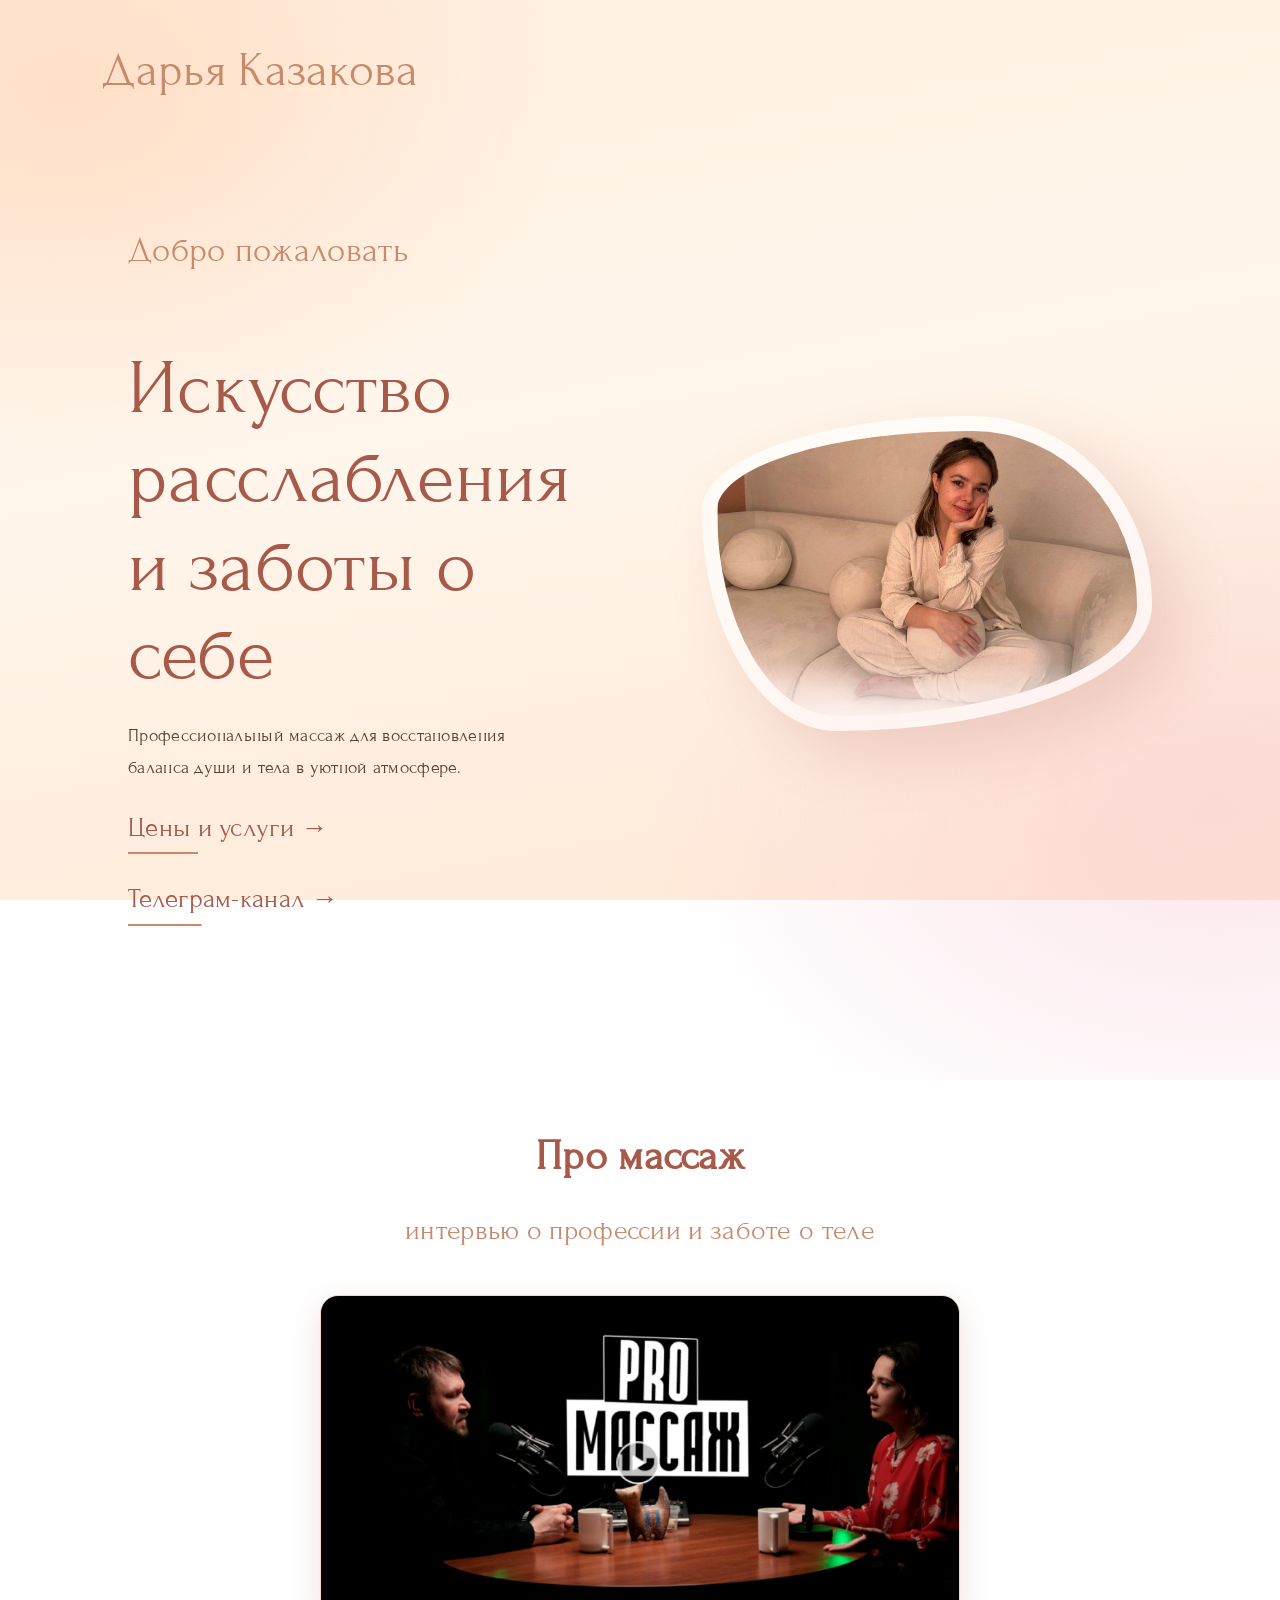
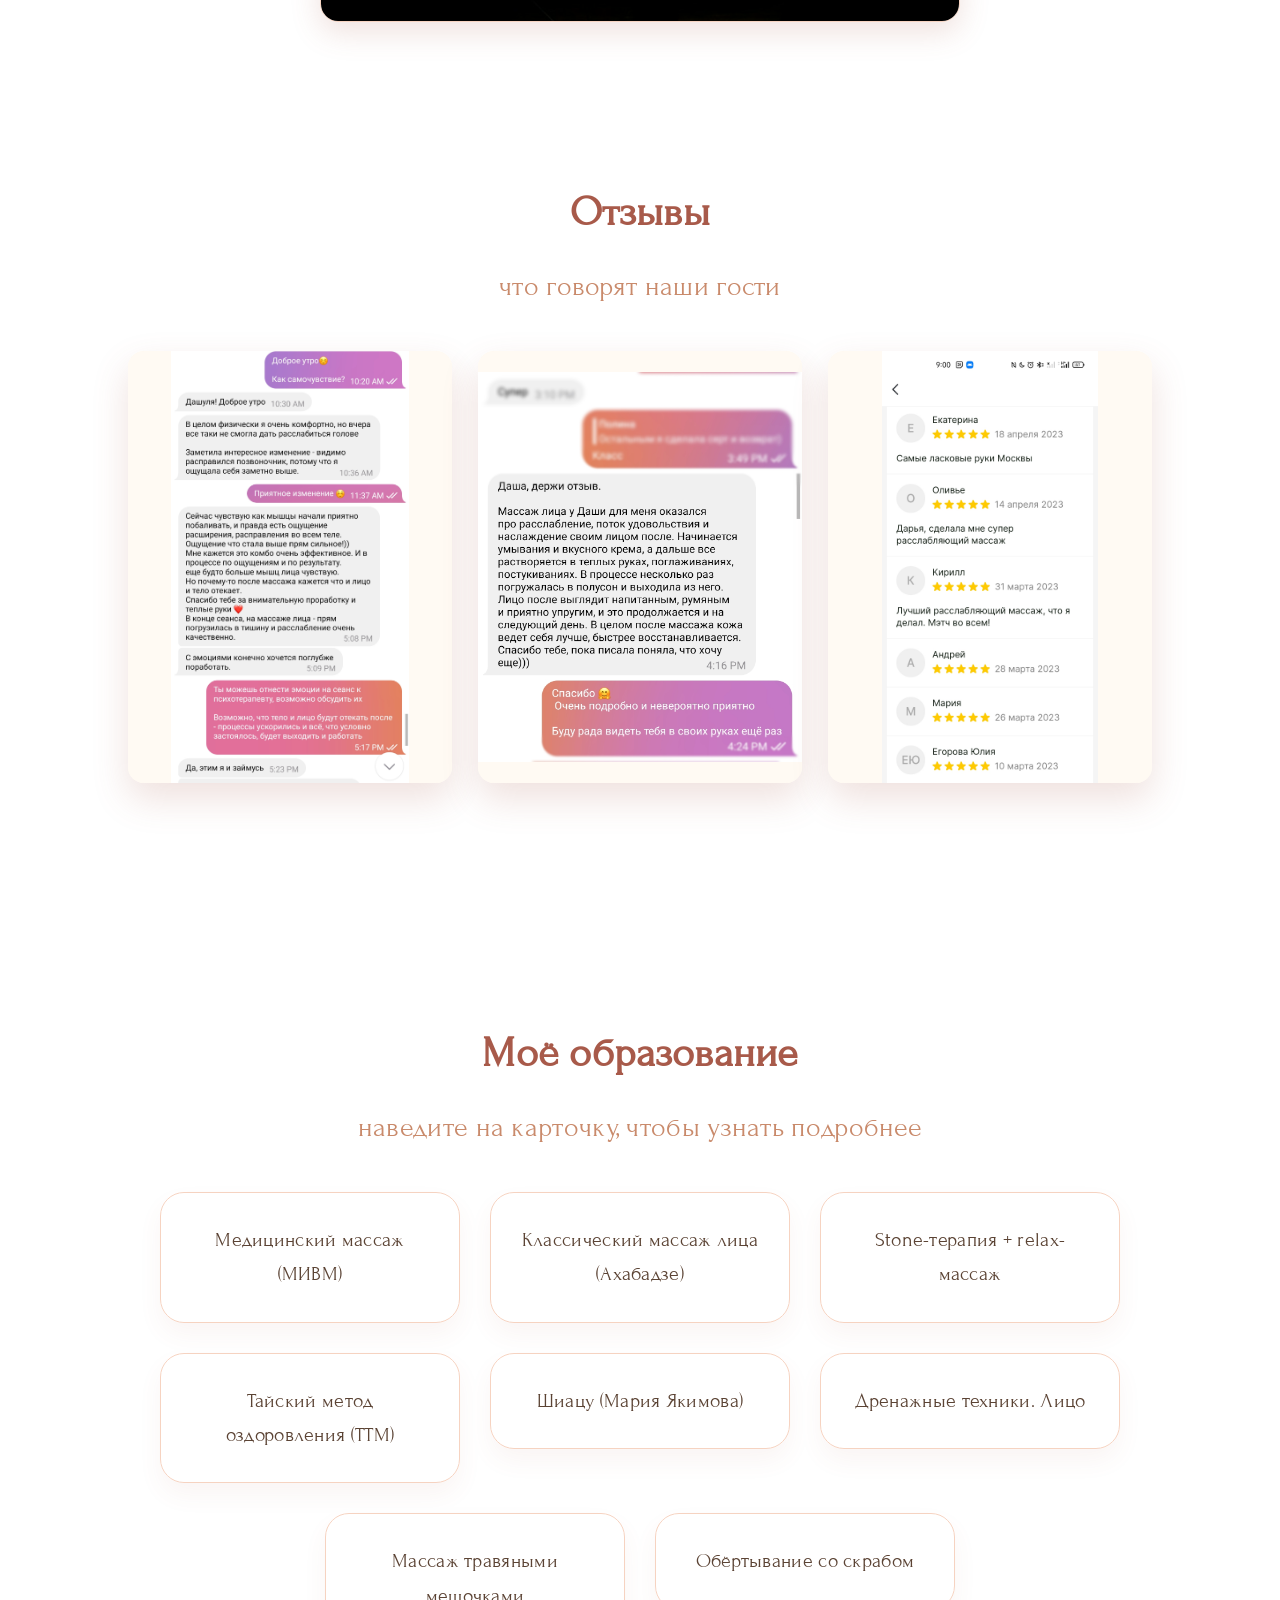
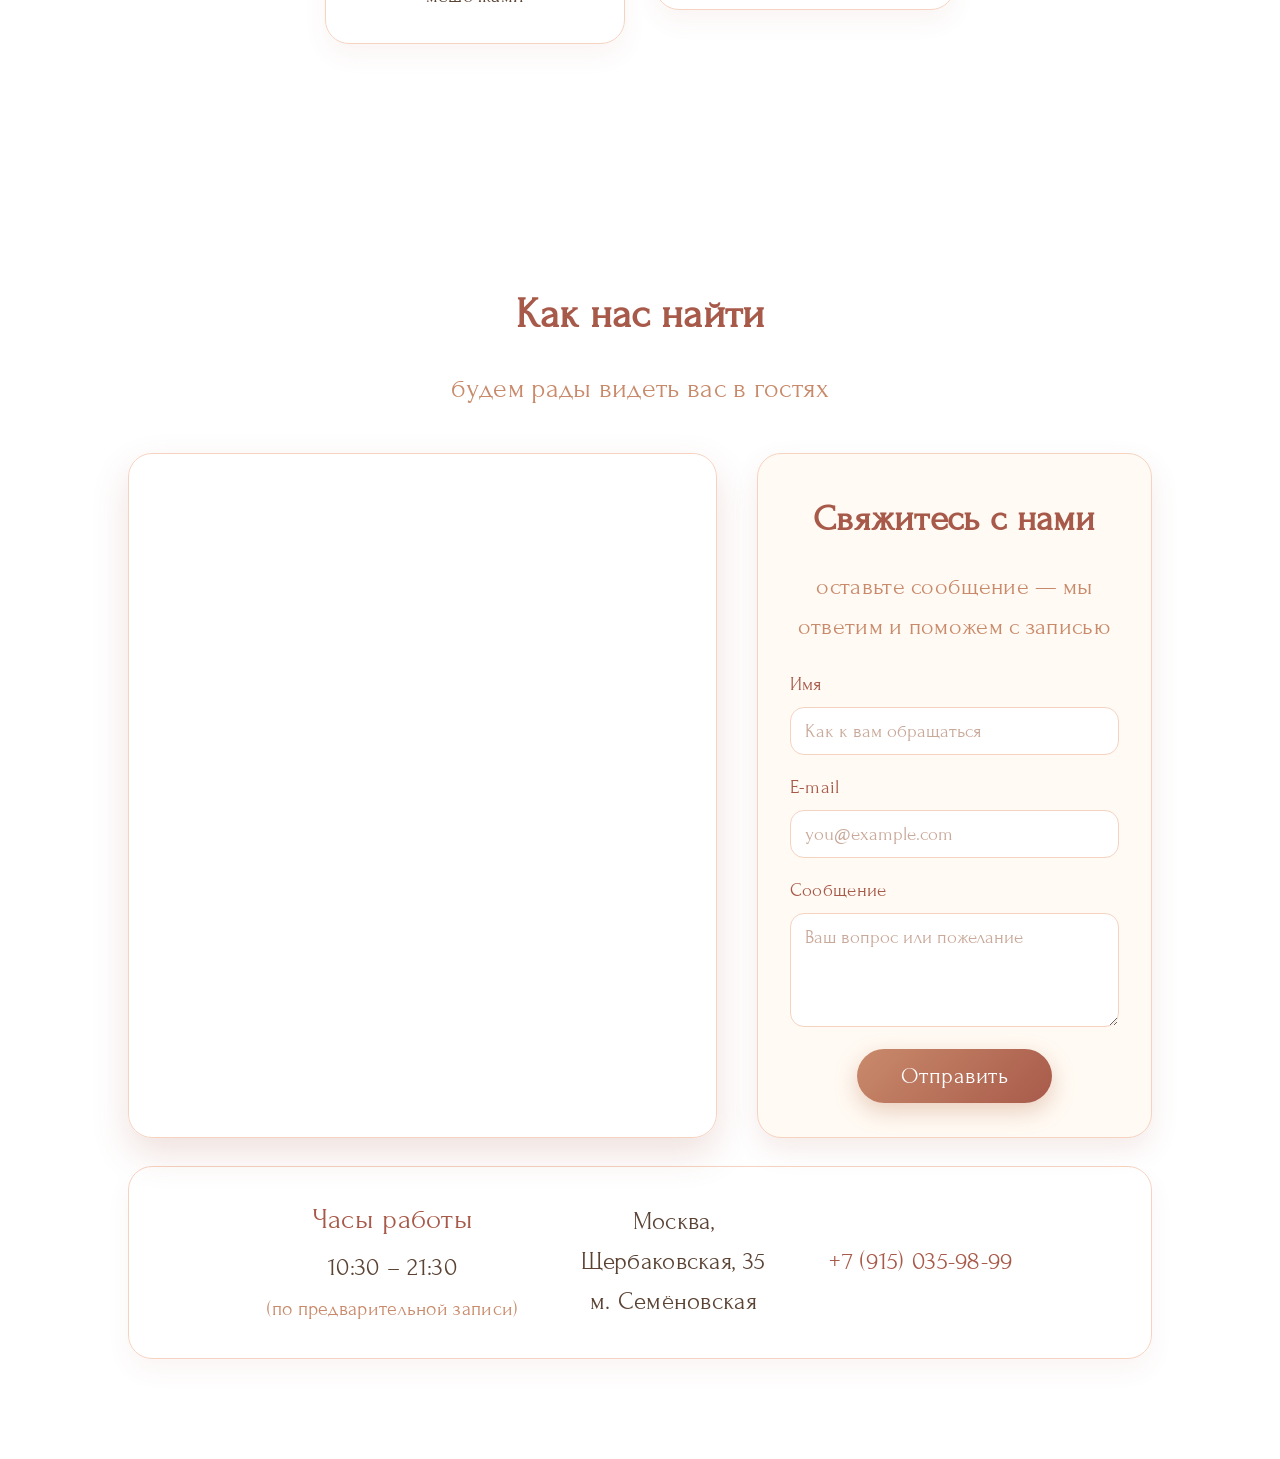
<file: index.html>
<!DOCTYPE html>
<html lang="ru">
<head>
    <meta charset="UTF-8">
    <meta name="viewport" content="width=device-width, initial-scale=1.0">
    <title>Дарья Казакова | Расслабляющий массаж</title>
    <link rel="preconnect" href="https://fonts.googleapis.com">
    <link rel="preconnect" href="https://fonts.gstatic.com" crossorigin>
    <link href="https://fonts.googleapis.com/css2?family=Forum&display=swap" rel="stylesheet">
    <link rel="stylesheet" href="style.css">
</head>
<body>
    <!-- Decorative flower layer (purely visual, sits behind content) -->
    <div class="flowers" aria-hidden="true">
        <svg xmlns="http://www.w3.org/2000/svg" style="display:none">
            <symbol id="flower" viewBox="0 0 80 80">
                <g fill="none" stroke="currentColor" stroke-width="4.5" stroke-linecap="round" stroke-linejoin="round">
                    <path d="M40,42 C21,33 17,10 30,7 C42,4 44,24 40,42 Z"/>
                    <path d="M40,42 C21,33 17,10 30,7 C42,4 44,24 40,42 Z" transform="rotate(72 40 40)"/>
                    <path d="M40,42 C21,33 17,10 30,7 C42,4 44,24 40,42 Z" transform="rotate(144 40 40)"/>
                    <path d="M40,42 C21,33 17,10 30,7 C42,4 44,24 40,42 Z" transform="rotate(216 40 40)"/>
                    <path d="M40,42 C21,33 17,10 30,7 C42,4 44,24 40,42 Z" transform="rotate(288 40 40)"/>
                    <circle cx="40" cy="40" r="3.5"/>
                </g>
            </symbol>
        </svg>

        <svg class="flower f1"><use href="#flower"/></svg>
        <svg class="flower f2"><use href="#flower"/></svg>
        <svg class="flower f3"><use href="#flower"/></svg>
        <svg class="flower f4"><use href="#flower"/></svg>
        <svg class="flower f5"><use href="#flower"/></svg>
        <svg class="flower f6"><use href="#flower"/></svg>
        <svg class="flower f7"><use href="#flower"/></svg>
        <svg class="flower f8"><use href="#flower"/></svg>
        <svg class="flower f9"><use href="#flower"/></svg>
        <svg class="flower f10"><use href="#flower"/></svg>
        <svg class="flower f11"><use href="#flower"/></svg>
        <svg class="flower f12"><use href="#flower"/></svg>
        <svg class="flower f13"><use href="#flower"/></svg>
        <svg class="flower f14"><use href="#flower"/></svg>
        <svg class="flower f15"><use href="#flower"/></svg>
        <svg class="flower f16"><use href="#flower"/></svg>
        <svg class="flower f17"><use href="#flower"/></svg>
        <svg class="flower f18"><use href="#flower"/></svg>
    </div>

    <header>
        <nav>
            <div class="logo cursive">Дарья Казакова</div>
        </nav>
    </header>

    <section class="hero">
        <div class="hero-content">
            <span class="subtitle cursive">Добро пожаловать</span>
            <h1 class="handwritten-title">
                <span class="line"><span class="word">Искусство</span> <span class="word">расслабления</span></span>
                <span class="line"><span class="word">и</span> <span class="word">заботы</span> <span class="word">о</span> <span class="word">себе</span></span>
            </h1>
            <p>Профессиональный массаж для восстановления <br>баланса души и тела в уютной атмосфере.</p>
            <a href="pricing.html" class="tg-link">Цены и услуги&nbsp;&rarr;</a>
            <a href="https://t.me/riarbert" class="tg-link"
               target="_blank" rel="noopener">Телеграм-канал&nbsp;&rarr;</a>
        </div>
        <div class="hero-image">
            <img src="img/dasha.jpg" alt="Дарья Казакова">
        </div>
    </section>

    <section class="promassage">
        <h2 class="serif">Про массаж</h2>
        <p class="hint cursive">интервью о профессии и заботе о теле</p>
        <a class="promassage-card" href="https://m.vk.com/wall-227406116_25"
           target="_blank" rel="noopener"
           aria-label="Смотреть видео «Про массаж» во ВКонтакте">
            <img src="img/vk_podcast.png" alt="Про массаж — видео">
        </a>
    </section>

    <section class="reviews">
        <h2 class="serif">Отзывы</h2>
        <p class="hint cursive">что говорят наши гости</p>

        <!-- Three reviews shown at once; script.js cross-fades one slot
             to the next review every few seconds. data-total tells the
             script how many img/reviewN.jpg files exist. -->
        <div class="reviews-row" data-total="12">
            <div class="review-slot"><img src="img/review1.jpg" alt="Отзыв"></div>
            <div class="review-slot"><img src="img/review2.jpg" alt="Отзыв"></div>
            <div class="review-slot"><img src="img/review3.jpg" alt="Отзыв"></div>
        </div>
    </section>

    <section class="education">
        <h2 class="serif">Моё образование</h2>
        <p class="hint cursive">наведите на карточку, чтобы узнать подробнее</p>
        <div class="grid">
            <div class="edu-item" tabindex="0">
                <span class="edu-title">Медицинский массаж (МИВМ)</span>
                <p class="edu-desc">Глубокая работа с мышцами и суставами: помогает восстановиться после травм, снять хроническое напряжение и улучшить осанку.</p>
            </div>
            <div class="edu-item" tabindex="0">
                <span class="edu-title">Классический массаж лица (Ахабадзе)</span>
                <p class="edu-desc">Щадящая авторская техника для тонуса кожи и естественного лифтинга — лицо выглядит отдохнувшим и ухоженным.</p>
            </div>
            <div class="edu-item" tabindex="0">
                <span class="edu-title">Stone-терапия + relax-массаж</span>
                <p class="edu-desc">Тёплые базальтовые камни и мягкие поглаживания расслабляют тело, снимают усталость и успокаивают нервную систему.</p>
            </div>
            <div class="edu-item" tabindex="0">
                <span class="edu-title">Тайский метод оздоровления (ТТМ)</span>
                <p class="edu-desc">Древняя традиция с плавными растяжками и точечным давлением: возвращает гибкость, снимает зажимы и наполняет энергией.</p>
            </div>
            <div class="edu-item" tabindex="0">
                <span class="edu-title">Шиацу (Мария Якимова)</span>
                <p class="edu-desc">Японская техника точечного надавливания помогает восстановить энергетический баланс и справиться с хронической усталостью.</p>
            </div>
            <div class="edu-item" tabindex="0">
                <span class="edu-title">Дренажные техники. Лицо</span>
                <p class="edu-desc">Лимфодренажный массаж выводит лишнюю жидкость, уменьшает отёки и возвращает коже свежесть и ровный тон.</p>
            </div>
            <div class="edu-item" tabindex="0">
                <span class="edu-title">Массаж травяными мешочками</span>
                <p class="edu-desc">Тёплые мешочки с целебными травами прогревают тело и снимают напряжение: уходят боль и усталость, приходят глубокое расслабление и спокойный сон.</p>
            </div>
            <div class="edu-item" tabindex="0">
                <span class="edu-title">Обёртывание со скрабом</span>
                <p class="edu-desc">Скраб бережно обновляет кожу и улучшает микроциркуляцию, а тёплое обёртывание питает её и выводит лишнюю жидкость — кожа становится гладкой и подтянутой.</p>
            </div>
        </div>
    </section>

    <section class="location">
        <h2 class="serif">Как нас найти</h2>
        <p class="hint cursive">будем рады видеть вас в гостях</p>

        <div class="location-row">
            <div class="location-map">
                <iframe
                    src="https://yandex.ru/map-widget/v1/?ll=37.72935%2C55.78294&z=16&pt=37.72935,55.78294,pm2rdm"
                    title="Карта: Москва, Щербаковская, 35"
                    loading="lazy"
                    allowfullscreen></iframe>
            </div>

            <!-- Contact form (FormSubmit forwards submissions to dkazakova334@gmail.com).
                 Note: on the first real submission FormSubmit e-mails that address a
                 one-time link that must be clicked to activate forwarding. -->
            <form class="contact-form" action="https://formsubmit.co/dkazakova334@gmail.com" method="POST">
                <h3 class="serif contact-title">Свяжитесь с нами</h3>
                <p class="contact-intro cursive">оставьте сообщение — мы ответим и поможем с записью</p>

                <!-- FormSubmit configuration -->
                <input type="hidden" name="_subject" value="Новое сообщение с сайта riarbert-massage.com">
                <input type="hidden" name="_captcha" value="false">
                <input type="hidden" name="_template" value="table">
                <input type="hidden" name="_next" value="https://riarbert-massage.com/index.html">
                <!-- Honeypot: hidden from users, catches spam bots -->
                <input type="text" name="_honey" class="contact-honey" tabindex="-1" autocomplete="off" aria-hidden="true">

                <label class="contact-field">
                    <span class="contact-label">Имя</span>
                    <input type="text" name="Имя" required autocomplete="name" placeholder="Как к вам обращаться">
                </label>
                <label class="contact-field">
                    <span class="contact-label">E-mail</span>
                    <input type="email" name="E-mail" required autocomplete="email" placeholder="you@example.com">
                </label>
                <label class="contact-field">
                    <span class="contact-label">Сообщение</span>
                    <textarea name="Сообщение" rows="4" required placeholder="Ваш вопрос или пожелание"></textarea>
                </label>
                <div class="contact-submit-wrap">
                    <button type="submit" class="contact-submit">Отправить</button>
                    <span class="contact-bubble" role="status" aria-live="polite"></span>
                </div>
            </form>
        </div>

        <div class="location-info">
            <p class="location-hours">
                <span class="location-label">Часы работы</span>
                10:30&nbsp;&ndash;&nbsp;21:30<br>
                <span class="location-note">(по предварительной записи)</span>
            </p>
            <p class="location-address">
                Москва,<br>
                Щербаковская, 35<br>
                м.&nbsp;Семёновская
            </p>
            <p class="location-phone">
                <a href="tel:+79150359899">+7&nbsp;(915)&nbsp;035-98-99</a>
            </p>
        </div>
    </section>

    <script src="script.js"></script>
</body>
</html>
</file>
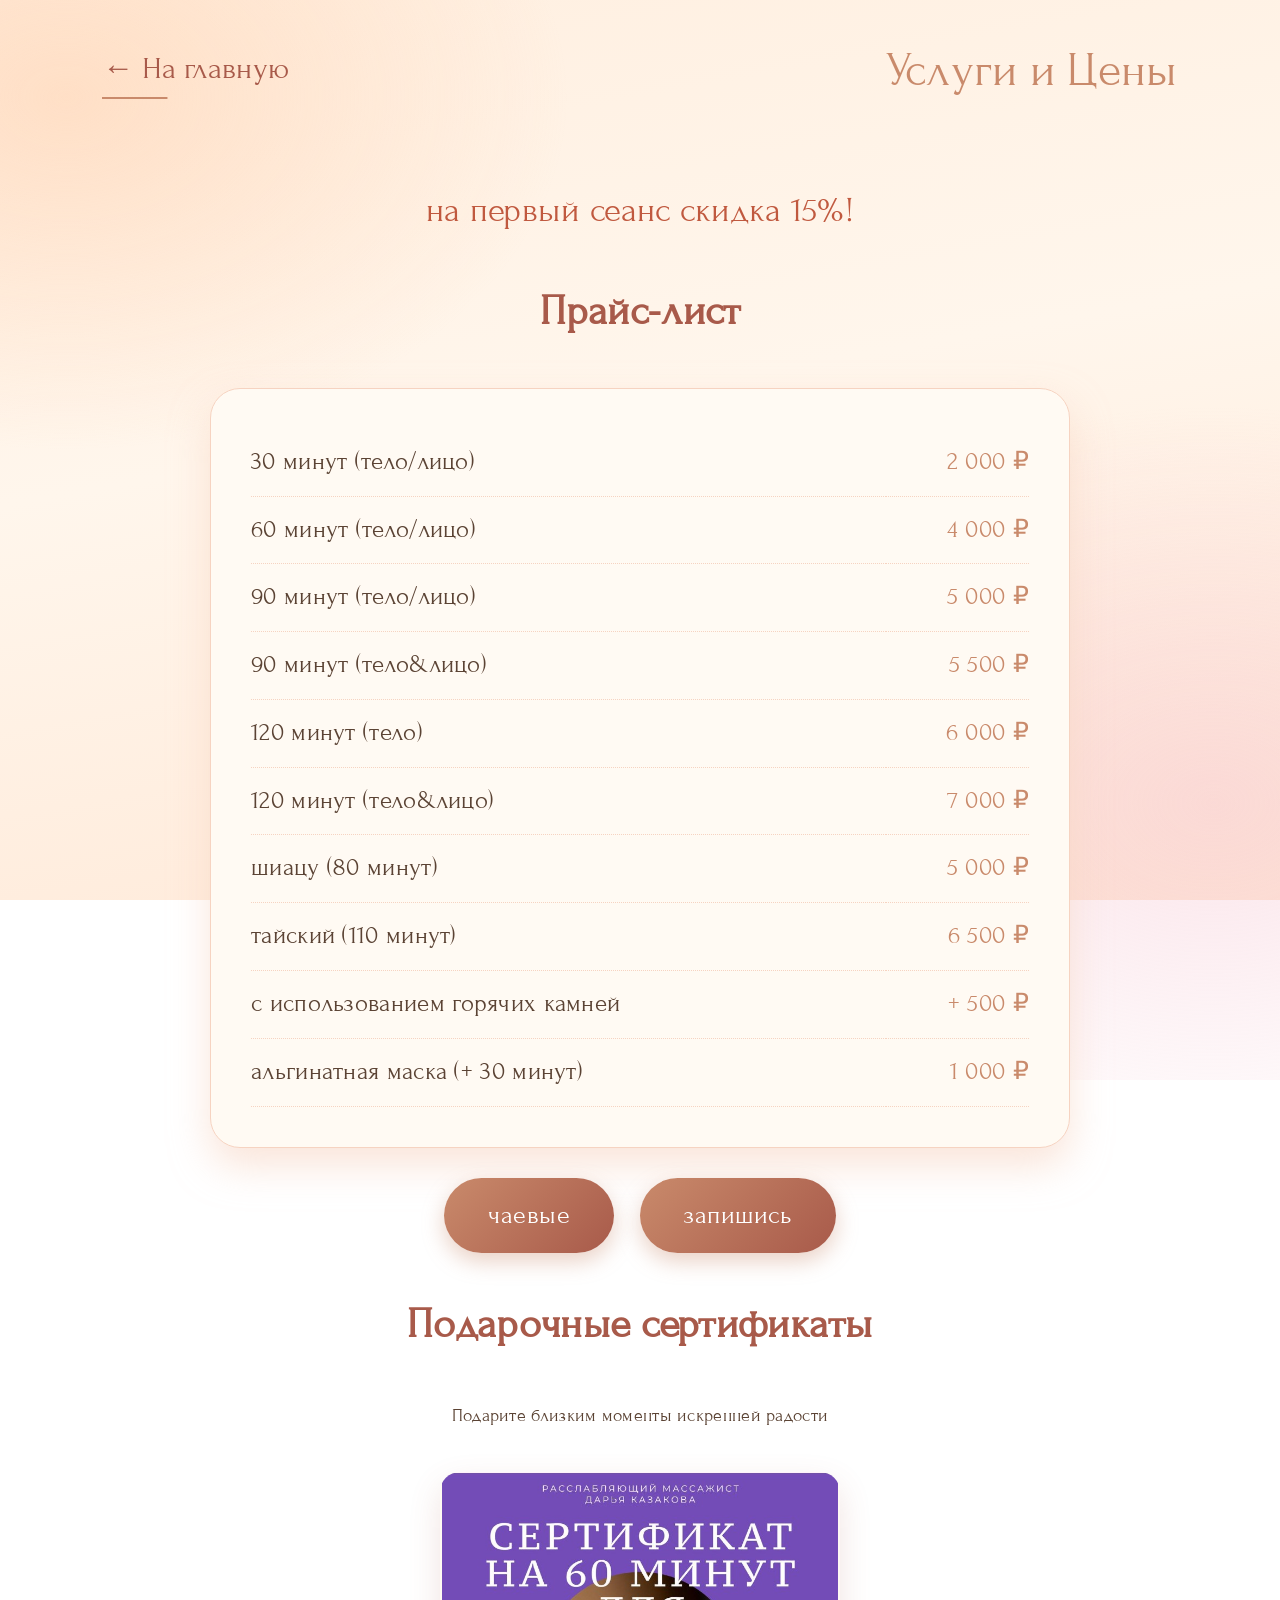
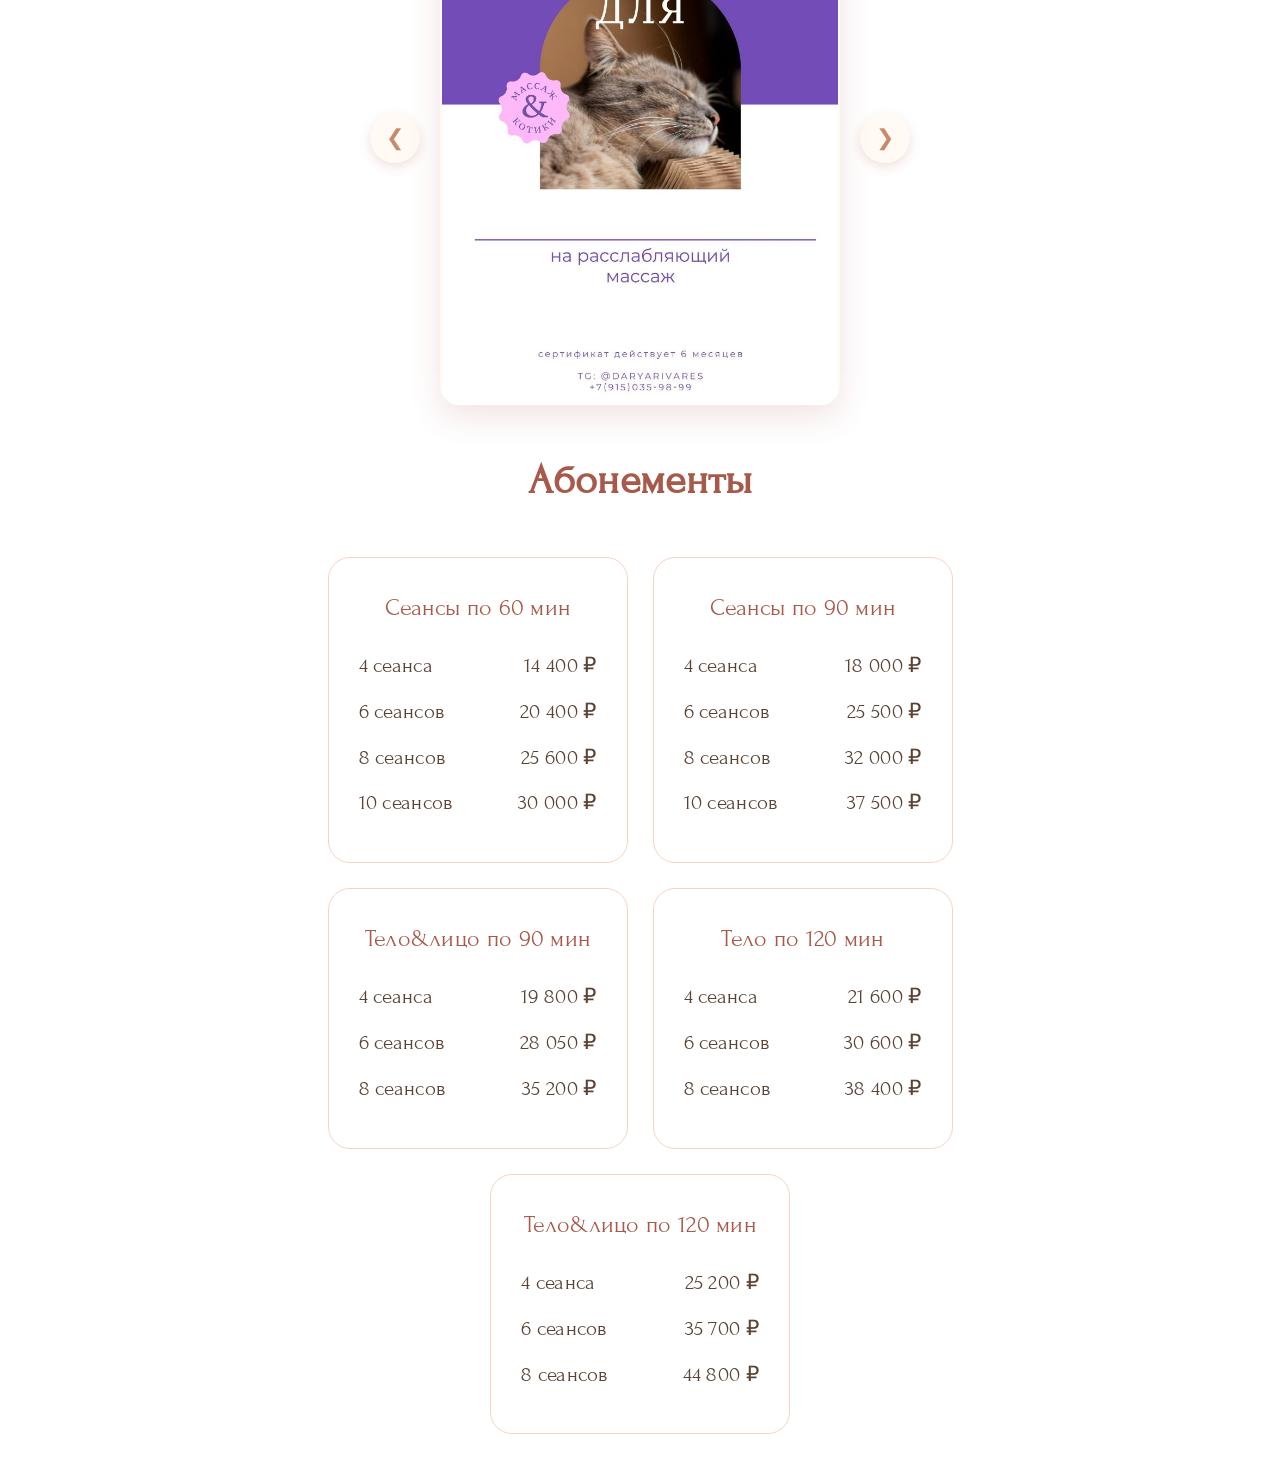
<file: pricing.html>
<!DOCTYPE html>
<html lang="ru">
<head>
    <meta charset="UTF-8">
    <meta name="viewport" content="width=device-width, initial-scale=1.0">
    <title>Услуги и Цены | Дарья Казакова</title>
    <link rel="preconnect" href="https://fonts.googleapis.com">
    <link rel="preconnect" href="https://fonts.gstatic.com" crossorigin>
    <link href="https://fonts.googleapis.com/css2?family=Forum&display=swap" rel="stylesheet">
    <link rel="stylesheet" href="style.css">
</head>
<body class="pricing-page">
    <!-- Decorative flower layer (same as index.html) -->
    <div class="flowers" aria-hidden="true">
        <svg xmlns="http://www.w3.org/2000/svg" style="display:none">
            <symbol id="flower" viewBox="0 0 80 80">
                <g fill="none" stroke="currentColor" stroke-width="4.5" stroke-linecap="round" stroke-linejoin="round">
                    <path d="M40,42 C21,33 17,10 30,7 C42,4 44,24 40,42 Z"/>
                    <path d="M40,42 C21,33 17,10 30,7 C42,4 44,24 40,42 Z" transform="rotate(72 40 40)"/>
                    <path d="M40,42 C21,33 17,10 30,7 C42,4 44,24 40,42 Z" transform="rotate(144 40 40)"/>
                    <path d="M40,42 C21,33 17,10 30,7 C42,4 44,24 40,42 Z" transform="rotate(216 40 40)"/>
                    <path d="M40,42 C21,33 17,10 30,7 C42,4 44,24 40,42 Z" transform="rotate(288 40 40)"/>
                    <circle cx="40" cy="40" r="3.5"/>
                </g>
            </symbol>
        </svg>

        <svg class="flower f1"><use href="#flower"/></svg>
        <svg class="flower f2"><use href="#flower"/></svg>
        <svg class="flower f3"><use href="#flower"/></svg>
        <svg class="flower f4"><use href="#flower"/></svg>
        <svg class="flower f5"><use href="#flower"/></svg>
        <svg class="flower f6"><use href="#flower"/></svg>
        <svg class="flower f7"><use href="#flower"/></svg>
        <svg class="flower f8"><use href="#flower"/></svg>
        <svg class="flower f9"><use href="#flower"/></svg>
        <svg class="flower f10"><use href="#flower"/></svg>
        <svg class="flower f11"><use href="#flower"/></svg>
        <svg class="flower f12"><use href="#flower"/></svg>
        <svg class="flower f13"><use href="#flower"/></svg>
        <svg class="flower f14"><use href="#flower"/></svg>
        <svg class="flower f15"><use href="#flower"/></svg>
        <svg class="flower f16"><use href="#flower"/></svg>
        <svg class="flower f17"><use href="#flower"/></svg>
        <svg class="flower f18"><use href="#flower"/></svg>
    </div>

    <header>
        <nav>
            <a href="index.html" class="back-link cursive">← На главную</a>
            <div class="logo cursive">Услуги и Цены</div>
        </nav>
    </header>

    <main class="container">
        <section class="pricing-section">
            <div class="promo-banner cursive">на первый сеанс скидка 15%!</div>
            <h2 class="serif">Прайс-лист</h2>
            <div class="price-card">
                <table class="elegant-table">
                    <tr><td>30 минут (тело/лицо)</td><td class="price">2 000 ₽</td></tr>
                    <tr><td>60 минут (тело/лицо)</td><td class="price">4 000 ₽</td></tr>
                    <tr><td>90 минут (тело/лицо)</td><td class="price">5 000 ₽</td></tr>
                    <tr><td>90 минут (тело&amp;лицо)</td><td class="price">5 500 ₽</td></tr>
                    <tr><td>120 минут (тело)</td><td class="price">6 000 ₽</td></tr>
                    <tr><td>120 минут (тело&amp;лицо)</td><td class="price">7 000 ₽</td></tr>
                    <tr><td>шиацу (80 минут)</td><td class="price">5 000 ₽</td></tr>
                    <tr><td>тайский (110 минут)</td><td class="price">6 500 ₽</td></tr>
                    <tr><td>с использованием горячих камней</td><td class="price">+ 500 ₽</td></tr>
                    <tr><td>альгинатная маска (+ 30 минут)</td><td class="price">1 000 ₽</td></tr>
                </table>
            </div>
            <div class="text-center btn-row">
                <a href="https://pay.cloudtips.ru/p/acf445ca" class="main-btn"
                   target="_blank" rel="noopener">чаевые</a>
                <a href="https://t.me/riarbert" class="main-btn"
                   target="_blank" rel="noopener">запишись</a>
            </div>
        </section>

        <section class="certificate-section">
            <h2 class="serif">Подарочные сертификаты</h2>
            <p class="cursive text-center">Подарите близким моменты искренней радости</p>

            <div class="slider-wrapper">
                <button type="button" class="slider-btn prev" onclick="moveSlide(-1)" aria-label="Предыдущий">&#10094;</button>
                <div class="slider-display">
                    <img src="img/cert1.jpg" class="slide active" alt="Сертификат 60 мин">
                    <img src="img/cert2.jpg" class="slide" alt="Сертификат 90 мин">
                    <img src="img/cert3.jpg" class="slide" alt="Сертификат 120 мин">
                </div>
                <button type="button" class="slider-btn next" onclick="moveSlide(1)" aria-label="Следующий">&#10095;</button>
            </div>
        </section>

        <section class="subscription-section">
            <h2 class="serif">Абонементы</h2>
            <div class="subscription-grid">
                <div class="sub-card">
                    <span class="sub-title serif">Сеансы по 60 мин</span>
                    <div class="sub-row"><span>4 сеанса</span> <span>14 400 ₽</span></div>
                    <div class="sub-row"><span>6 сеансов</span> <span>20 400 ₽</span></div>
                    <div class="sub-row"><span>8 сеансов</span> <span>25 600 ₽</span></div>
                    <div class="sub-row"><span>10 сеансов</span> <span>30 000 ₽</span></div>
                </div>
                <div class="sub-card">
                    <span class="sub-title serif">Сеансы по 90 мин</span>
                    <div class="sub-row"><span>4 сеанса</span> <span>18 000 ₽</span></div>
                    <div class="sub-row"><span>6 сеансов</span> <span>25 500 ₽</span></div>
                    <div class="sub-row"><span>8 сеансов</span> <span>32 000 ₽</span></div>
                    <div class="sub-row"><span>10 сеансов</span> <span>37 500 ₽</span></div>
                </div>
                <div class="sub-card">
                    <span class="sub-title serif">Тело&amp;лицо по 90 мин</span>
                    <div class="sub-row"><span>4 сеанса</span> <span>19 800 ₽</span></div>
                    <div class="sub-row"><span>6 сеансов</span> <span>28 050 ₽</span></div>
                    <div class="sub-row"><span>8 сеансов</span> <span>35 200 ₽</span></div>
                </div>
                <div class="sub-card">
                    <span class="sub-title serif">Тело по 120 мин</span>
                    <div class="sub-row"><span>4 сеанса</span> <span>21 600 ₽</span></div>
                    <div class="sub-row"><span>6 сеансов</span> <span>30 600 ₽</span></div>
                    <div class="sub-row"><span>8 сеансов</span> <span>38 400 ₽</span></div>
                </div>
                <div class="sub-card">
                    <span class="sub-title serif">Тело&amp;лицо по 120 мин</span>
                    <div class="sub-row"><span>4 сеанса</span> <span>25 200 ₽</span></div>
                    <div class="sub-row"><span>6 сеансов</span> <span>35 700 ₽</span></div>
                    <div class="sub-row"><span>8 сеансов</span> <span>44 800 ₽</span></div>
                </div>
            </div>
        </section>
    </main>

    <script src="script.js"></script>
</body>
</html>
</file>
<file: style.css>
/* --- Design tokens ---
   Warm, cozy palette: cream, peach and terracotta-rose instead of the
   old pink/purple. The whole site is set in one font, Forum — an
   elegant Cyrillic-complete Roman serif. Sizes are nudged up a little
   because Forum is a delicate, low-contrast face that reads small. */
:root {
    --cream:       #fff7ef; /* warm off-white */
    --peach:       #ffe7d3; /* soft peach */
    --blush:       #f6d3c1; /* warm blush border */
    --accent:      #c98a6b; /* terracotta-rose – primary accent */
    --accent-deep: #a85a4a; /* deeper rose – headings & links */
    --warm-text:   #5b4334; /* cocoa brown – body copy */
    --soft-white:  #fffaf3;

    --display-font: 'Forum', serif;
    --script-font:  'Forum', serif;
    --body-font:    'Forum', serif;

    /* legacy aliases kept so existing selectors keep working */
    --serif-font:   var(--display-font);
    --cursive-font: var(--script-font);
}

* { box-sizing: border-box; }

/* Bump the root size so the flowing script stays comfortably legible
   everywhere (all rem-based sizes scale up with this). */
html { font-size: 115%; }

body {
    font-family: var(--body-font);
    color: var(--warm-text);
    margin: 0;
    background: linear-gradient(170deg,
                #ffefe0 0%, #fff6ec 45%, #ffe8d6 100%);
    background-attachment: fixed;
    line-height: 1.7;
    letter-spacing: 0.3px;
    overflow-x: hidden;
}

/* Slow, barely-there warm glow that breathes behind everything —
   adds depth without distracting from the content. */
body::before {
    content: "";
    position: fixed;
    inset: -20%;
    z-index: 0;
    pointer-events: none;
    background:
        radial-gradient(40% 40% at 18% 22%, rgba(255, 209, 175, 0.55), transparent 70%),
        radial-gradient(45% 45% at 82% 78%, rgba(246, 197, 209, 0.45), transparent 70%);
    animation: auraDrift 26s ease-in-out infinite alternate;
}

@keyframes auraDrift {
    0%   { transform: translate(-3%, -2%) scale(1);    }
    100% { transform: translate( 3%,  3%) scale(1.08); }
}

/* --- Typography helpers (class names used in the HTML) --- */
.serif       { font-family: var(--display-font); }
.cursive     { font-family: var(--script-font); }
.text-center { text-align: center; }

h1 {
    font-family: var(--display-font);
    font-size: 3rem;
    line-height: 1.25;
    margin-bottom: 20px;
    color: var(--accent-deep);
}

h2 {
    font-family: var(--display-font);
    font-size: 2.3rem;
    text-align: center;
    margin-bottom: 40px;
    color: var(--accent-deep);
}

.subtitle {
    font-family: var(--script-font);
    font-size: 1.9rem;
    color: var(--accent);
    display: block;
    margin-bottom: 6px;
}

/* --- Handwritten main title ---
   Each word is an inline-block span that gently blooms in: it rises,
   un-blurs and settles upright. Soft and unhurried — the cozy
   replacement for the old hard clip-path "wipe". */
.handwritten-title {
    font-family: var(--script-font);
    font-size: 4.2rem;
    line-height: 1.15;
    font-weight: 400;
    margin-bottom: 20px;
    color: var(--accent-deep);
}

.handwritten-title .line { display: block; }

.handwritten-title .word {
    display: inline-block;
    opacity: 0;
    transform: translateY(0.3em) rotate(-3deg);
    filter: blur(6px);
    /* Each word's own reveal completes in 500ms (gradual, not abrupt). */
    animation: bloomIn 0.5s cubic-bezier(0.22, 0.61, 0.36, 1) forwards;
}

/* Tight, flowing stagger so the line writes itself out quickly. */
.handwritten-title .line:nth-child(1) .word:nth-child(1) { animation-delay: 0.10s; }
.handwritten-title .line:nth-child(1) .word:nth-child(2) { animation-delay: 0.28s; }
.handwritten-title .line:nth-child(2) .word:nth-child(1) { animation-delay: 0.46s; }
.handwritten-title .line:nth-child(2) .word:nth-child(2) { animation-delay: 0.60s; }
.handwritten-title .line:nth-child(2) .word:nth-child(3) { animation-delay: 0.74s; }
.handwritten-title .line:nth-child(2) .word:nth-child(4) { animation-delay: 0.88s; }

@keyframes bloomIn {
    55%  { filter: blur(0); }
    100% { opacity: 1; transform: translateY(0) rotate(0); filter: blur(0); }
}

/* --- Header & Nav --- */
header {
    padding: 30px 8%;
    background: transparent;
    position: relative;
    z-index: 1;
}

nav {
    display: flex;
    justify-content: space-between;
    align-items: center;
}

.logo {
    font-family: var(--script-font);
    font-size: 2.6rem;
    color: var(--accent);
}

/* --- Hero --- */
.hero {
    display: flex;
    align-items: center;
    justify-content: space-between;
    padding: 80px 10%;
    min-height: 80vh;
    position: relative;
    z-index: 1;
}

.hero-content { flex: 1; max-width: 600px; }
.hero-image   { flex: 1; display: flex; justify-content: flex-end; }

/* Image gently "breathes" — a slow, calm float that matches the
   relaxing theme. Hover still lifts it a touch. */
.hero-image img {
    width: 100%;
    max-width: 450px;
    border-radius: 60% 40% 70% 30% / 30% 60% 40% 70%;
    box-shadow: 24px 24px 60px rgba(168, 90, 74, 0.18);
    border: 15px solid rgba(255, 255, 255, 0.6);
    animation: breathe 9s ease-in-out infinite;
    transition: transform 0.6s ease, box-shadow 0.6s ease;
}

.hero-image img:hover {
    transform: scale(1.03) rotate(1deg);
    box-shadow: 24px 30px 70px rgba(168, 90, 74, 0.28);
}

@keyframes breathe {
    0%, 100% { transform: translateY(0)     scale(1);    }
    50%      { transform: translateY(-14px) scale(1.015); }
}

/* --- Education Section --- */
.education {
    padding: 100px 10%;
    position: relative;
    z-index: 1;
}

.hint {
    text-align: center;
    color: var(--accent);
    font-family: var(--script-font);
    font-size: 1.5rem;
    margin-top: -25px;
    margin-bottom: 40px;
    opacity: 0.9;
}

.grid {
    display: flex;
    flex-wrap: wrap;
    justify-content: center;
    gap: 30px;
    align-items: start;
}

/* Cards show only the title, then warmly expand the description on
   hover/focus, lifting with a soft terracotta glow. */
.edu-item {
    flex: 0 1 300px;
    padding: 30px 25px;
    background: rgba(255, 255, 255, 0.6);
    border: 1px solid var(--blush);
    border-radius: 24px;
    text-align: center;
    font-family: var(--display-font);
    font-size: 1.1rem;
    box-shadow: 0 12px 24px rgba(168, 90, 74, 0.06);
    cursor: default;
    outline: none;
    transition: background 0.4s ease, box-shadow 0.4s ease,
                transform 0.4s ease, border-color 0.4s ease;
}

.edu-item:hover,
.edu-item:focus {
    background: var(--soft-white);
    border-color: var(--accent);
    transform: translateY(-7px) scale(1.015);
    box-shadow: 0 18px 36px rgba(201, 138, 107, 0.22);
}

.edu-item:focus-visible {
    outline: 2px solid var(--accent);
    outline-offset: 3px;
}

.edu-title { display: block; }

.edu-desc {
    margin: 0;
    max-height: 0;
    opacity: 0;
    overflow: hidden;
    font-family: var(--body-font);
    font-size: 1.05rem;
    font-weight: 400;
    line-height: 1.6;
    color: var(--warm-text);
    transition: max-height 0.5s ease,
                opacity 0.4s ease 0.05s,
                margin-top 0.5s ease;
}

.edu-item:hover .edu-desc,
.edu-item:focus .edu-desc {
    max-height: 260px;
    opacity: 1;
    margin-top: 15px;
}

/* --- Buttons & page links --- */
.main-btn {
    display: inline-block;
    margin-top: 30px;
    padding: 16px 44px;
    background: linear-gradient(135deg, var(--accent) 0%, var(--accent-deep) 100%);
    color: #fff;
    font-family: var(--body-font);
    font-size: 1.4rem;
    text-decoration: none;
    border-radius: 50px;
    letter-spacing: 0.5px;
    box-shadow: 0 8px 22px rgba(201, 138, 107, 0.4);
    animation: btnGlow 3.6s ease-in-out infinite;
    transition: transform 0.35s ease, box-shadow 0.35s ease;
}

/* Two side-by-side CTAs (pricing page): even spacing, wrap on small screens. */
.btn-row {
    display: flex;
    flex-wrap: wrap;
    justify-content: center;
    gap: 18px 26px;
}

.main-btn:hover {
    transform: translateY(-3px) scale(1.04);
    box-shadow: 0 14px 30px rgba(168, 90, 74, 0.45);
}

@keyframes btnGlow {
    0%, 100% { box-shadow: 0 8px 22px rgba(201, 138, 107, 0.35); }
    50%      { box-shadow: 0 10px 28px rgba(201, 138, 107, 0.55); }
}

/* Page-to-page links (the "back" link and hero channel/pricing links) —
   cozy handwriting with a soft underline that grows on hover. */
.back-link,
.tg-link {
    font-family: var(--script-font);
    font-size: 1.7rem;
    color: var(--accent-deep);
    text-decoration: none;
    position: relative;
    padding-bottom: 4px;
    transition: color 0.3s ease;
}

/* Secondary hero link to the Telegram channel — sits below the main
   button, a touch smaller, same growing-underline flourish. */
.tg-link {
    display: block;
    width: fit-content;
    margin-top: 22px;
    font-size: 1.45rem;
}

/* Center a tg-link within a centered block (pricing page). */
.tg-link-center {
    margin-left: auto;
    margin-right: auto;
}

.back-link::after,
.tg-link::after {
    content: "";
    position: absolute;
    left: 0;
    bottom: 0;
    width: 100%;
    height: 2px;
    background: var(--accent);
    transform: scaleX(0.35);
    transform-origin: left;
    transition: transform 0.35s ease;
}

.back-link:hover,
.tg-link:hover { color: var(--accent); }

.back-link:hover::after,
.tg-link:hover::after { transform: scaleX(1); }

footer {
    text-align: center;
    padding: 50px;
    font-size: 1.15rem;
    color: #b08d76;
    position: relative;
    z-index: 1;
}

footer a {
    color: var(--accent);
    text-decoration: none;
    border-bottom: 1px solid transparent;
    transition: border-color 0.25s ease;
}

footer a:hover { border-color: var(--accent); }

/* --- Decorative flowers (index + pricing) ---
   The flowers now genuinely drift across the whole viewport on long,
   slow, looping flight paths — gently swaying and spinning, fading in
   and out at the edges. Several keyframe routes + staggered timings
   keep the motion organic and unsynchronised. */
.flowers {
    position: fixed;
    inset: 0;
    pointer-events: none;
    overflow: hidden;
    z-index: 0;
}

.flower {
    position: absolute;
    width: 56px;
    height: 56px;
    opacity: 0;
    color: #f4a7c4;
    fill: none;
    stroke: currentColor;
    filter: drop-shadow(0 4px 6px rgba(200, 90, 150, 0.12));
    animation-timing-function: ease-in-out;
    animation-iteration-count: infinite;
    will-change: transform, opacity;
}

/* Route A: sweep up and to the right */
@keyframes flyRight {
    0%   { opacity: 0;    transform: translate(0, 0)            rotate(0deg)    scale(0.8); }
    12%  { opacity: 0.55;                                                                  }
    50%  { opacity: 0.7;  transform: translate(46vw, -16vh)     rotate(180deg)  scale(1.1); }
    88%  { opacity: 0.4;                                                                   }
    100% { opacity: 0;    transform: translate(92vw, -6vh)      rotate(360deg)  scale(0.85);}
}

/* Route B: drift down and to the left */
@keyframes flyLeft {
    0%   { opacity: 0;    transform: translate(0, 0)            rotate(0deg)    scale(0.9); }
    14%  { opacity: 0.5;                                                                   }
    50%  { opacity: 0.65; transform: translate(-40vw, 20vh)     rotate(-150deg) scale(1.12);}
    86%  { opacity: 0.35;                                                                  }
    100% { opacity: 0;    transform: translate(-78vw, 9vh)      rotate(-330deg) scale(0.85);}
}

/* Route C: float mostly upward with a lazy S-curve sway */
@keyframes flyUp {
    0%   { opacity: 0;    transform: translate(0, 12vh)         rotate(0deg)    scale(0.85);}
    18%  { opacity: 0.5;                                                                   }
    50%  { opacity: 0.62; transform: translate(10vw, -26vh)     rotate(120deg)  scale(1.08);}
    80%  { opacity: 0.32;                                                                  }
    100% { opacity: 0;    transform: translate(-8vw, -62vh)     rotate(220deg)  scale(0.8); }
}

/* Route D: cozy ambient bob — stays roughly in place, gently swaying */
@keyframes swaySoft {
    0%, 100% { opacity: 0.32; transform: translate(0, 0)          rotate(-10deg) scale(0.95); }
    50%      { opacity: 0.6;  transform: translate(3vw, -5vh)      rotate(12deg)  scale(1.1);  }
}

/* Per-flower: start position, size, warm colour, route, pace & delay */
.flower.f1  { top:  6%; left:  4%; width: 58px; height: 58px; color: #f4a7c4;
              animation-name: flyRight; animation-duration: 30s; animation-delay:  0s; }
.flower.f2  { top: 20%; left: 90%; width: 42px; height: 42px; color: #f6bcd4;
              animation-name: flyLeft;  animation-duration: 34s; animation-delay: -4s; }
.flower.f3  { top: 52%; left:  2%; width: 72px; height: 72px; color: #ec97ba;
              animation-name: flyRight; animation-duration: 42s; animation-delay: -9s; }
.flower.f4  { top: 70%; left: 88%; width: 50px; height: 50px; color: #f0a9c8;
              animation-name: flyLeft;  animation-duration: 36s; animation-delay: -2s; }
.flower.f5  { top: 86%; left: 16%; width: 46px; height: 46px; color: #f7c9dc;
              animation-name: flyUp;    animation-duration: 33s; animation-delay: -6s; }
.flower.f6  { top: 34%; left: 46%; width: 34px; height: 34px; color: #f4a7c4;
              animation-name: swaySoft; animation-duration: 14s; animation-delay: -3s; }
.flower.f7  { top: 90%; left: 66%; width: 56px; height: 56px; color: #f6bcd4;
              animation-name: flyUp;    animation-duration: 38s; animation-delay: -12s; }
.flower.f8  { top: 14%; left: 56%; width: 30px; height: 30px; color: #ec97ba;
              animation-name: swaySoft; animation-duration: 17s; animation-delay: -7s; }
.flower.f9  { top: 64%; left: 38%; width: 40px; height: 40px; color: #f0a9c8;
              animation-name: flyRight; animation-duration: 46s; animation-delay: -20s; }
.flower.f10 { top:  2%; left: 30%; width: 38px; height: 38px; color: #f7c9dc;
              animation-name: flyUp;    animation-duration: 40s; animation-delay: -16s; }
.flower.f11 { top: 44%; left: 72%; width: 64px; height: 64px; color: #f4a7c4;
              animation-name: flyLeft;  animation-duration: 44s; animation-delay: -25s; }
.flower.f12 { top: 78%; left:  6%; width: 36px; height: 36px; color: #f6bcd4;
              animation-name: flyRight; animation-duration: 35s; animation-delay: -14s; }
.flower.f13 { top: 28%; left: 12%; width: 48px; height: 48px; color: #ec97ba;
              animation-name: flyUp;    animation-duration: 37s; animation-delay: -8s; }
.flower.f14 { top: 58%; left: 94%; width: 32px; height: 32px; color: #f0a9c8;
              animation-name: flyLeft;  animation-duration: 31s; animation-delay: -18s; }
.flower.f15 { top: 96%; left: 48%; width: 52px; height: 52px; color: #f7c9dc;
              animation-name: flyUp;    animation-duration: 43s; animation-delay: -22s; }
.flower.f16 { top: 10%; left: 78%; width: 44px; height: 44px; color: #f4a7c4;
              animation-name: flyLeft;  animation-duration: 39s; animation-delay: -5s; }
.flower.f17 { top: 40%; left: 26%; width: 28px; height: 28px; color: #f6bcd4;
              animation-name: swaySoft; animation-duration: 19s; animation-delay: -11s; }
.flower.f18 { top: 72%; left: 58%; width: 60px; height: 60px; color: #ec97ba;
              animation-name: flyRight; animation-duration: 48s; animation-delay: -30s; }

/* --- Scroll reveal (added by script.js as elements enter view) ---
   Each element fades + rises in gradually over 500ms. */
.reveal {
    opacity: 0;
    transform: translateY(26px);
    transition: opacity 0.5s ease, transform 0.5s cubic-bezier(0.22, 0.61, 0.36, 1);
}

.reveal.reveal-in {
    opacity: 1;
    transform: none;
}

/* --- Pricing page --- */
.container {
    max-width: 900px;
    margin: 0 auto;
    padding: 40px 20px;
    position: relative;
    z-index: 1;
}

.promo-banner {
    text-align: center;
    font-family: var(--script-font);
    color: #c0593f;
    font-size: 1.9rem;
    margin-bottom: 10px;
}

.price-card {
    background: var(--soft-white);
    padding: 40px;
    border-radius: 30px;
    box-shadow: 0 18px 38px rgba(246, 211, 193, 0.6);
    border: 1px solid var(--blush);
}

.elegant-table { width: 100%; border-collapse: collapse; }

.elegant-table td {
    padding: 16px 0;
    border-bottom: 1px dotted var(--blush);
    font-family: var(--body-font);
    font-size: 1.35rem;
    line-height: 1.4;
    transition: color 0.25s ease;
}

.elegant-table tr:hover td { color: var(--accent-deep); }

.price {
    text-align: right;
    font-family: var(--display-font);
    color: var(--accent);
    font-size: 1.6rem;
    white-space: nowrap;
    padding-left: 16px;
}

/* --- Certificate slider (portrait ~3:4, never cropped) --- */
.slider-wrapper {
    display: flex;
    align-items: center;
    justify-content: center;
    gap: 20px;
    margin: 40px 0;
}

.slider-display {
    width: 100%;
    max-width: 400px;
    aspect-ratio: 3 / 4;
    position: relative;
    border-radius: 20px;
    overflow: hidden;
    box-shadow: 0 12px 32px rgba(168, 90, 74, 0.16);
    background: var(--soft-white);
}

@supports not (aspect-ratio: 3 / 4) {
    .slider-display::before {
        content: "";
        display: block;
        padding-bottom: 133.33%;
    }
}

.slide {
    position: absolute;
    inset: 0;
    width: 100%;
    height: 100%;
    object-fit: contain;
    opacity: 0;
    transform: scale(1.04);
    transition: opacity 0.7s ease, transform 0.7s ease;
}

.slide.active { opacity: 1; transform: scale(1); }

.slider-btn {
    background: var(--soft-white);
    border: none;
    width: 50px;
    height: 50px;
    min-width: 50px;
    border-radius: 50%;
    cursor: pointer;
    font-size: 1.2rem;
    color: var(--accent);
    box-shadow: 0 4px 12px rgba(168, 90, 74, 0.18);
    transition: background 0.3s ease, color 0.3s ease, transform 0.3s ease;
}

.slider-btn:hover {
    background: var(--accent);
    color: #fff;
    transform: scale(1.1);
}

/* --- Subscription cards (clickable via script.js) --- */
.subscription-grid {
    display: flex;
    flex-wrap: wrap;
    justify-content: center;
    gap: 25px;
    margin-top: 40px;
}

.sub-card {
    flex: 0 1 300px;
    background: rgba(255, 255, 255, 0.72);
    padding: 30px;
    border-radius: 22px;
    border: 1px solid var(--blush);
    cursor: pointer;
    user-select: none;
    transition: transform 0.35s ease, box-shadow 0.35s ease,
                border-color 0.35s ease, background 0.35s ease;
}

.sub-card:hover {
    transform: translateY(-6px);
    box-shadow: 0 14px 30px rgba(201, 138, 107, 0.2);
    border-color: var(--accent);
}

.sub-card.highlighted {
    background: linear-gradient(135deg, var(--soft-white) 0%, var(--peach) 100%);
    border: 2px solid var(--accent);
    box-shadow: 0 16px 34px rgba(168, 90, 74, 0.26);
}

.sub-title {
    display: block;
    font-family: var(--display-font);
    font-size: 1.3rem;
    margin-bottom: 20px;
    color: var(--accent-deep);
    text-align: center;
}

.sub-row {
    display: flex;
    justify-content: space-between;
    gap: 12px;
    margin-bottom: 10px;
    font-size: 1.15rem;
}

/* --- Reviews (index page) ---
   Three reviews shown side by side. script.js (initReviews) cross-fades
   one slot at a time to the next review every few seconds, cycling
   through all img/reviewN.jpg files. */
.reviews {
    padding: 100px 10%;
    position: relative;
    z-index: 1;
}

.reviews-row {
    display: flex;
    justify-content: center;
    align-items: stretch;
    gap: 26px;
    margin-top: 10px;
}

.review-slot {
    position: relative;
    flex: 1 1 0;
    max-width: 360px;
    aspect-ratio: 3 / 4;
    border-radius: 16px;
    overflow: hidden;
    background: var(--soft-white);
    box-shadow: 0 16px 36px rgba(168, 90, 74, 0.18);
}

@supports not (aspect-ratio: 3 / 4) {
    .review-slot::before {
        content: "";
        display: block;
        padding-bottom: 133.33%;
    }
}

.review-slot img {
    position: absolute;
    inset: 0;
    width: 100%;
    height: 100%;
    object-fit: contain;
    background: var(--soft-white);
    display: block;
    transition: opacity 0.8s ease;
}

/* script.js adds .fading, swaps the src, then removes it */
.review-slot img.fading { opacity: 0; }

/* --- Location: interactive map beside opening hours & address --- */
.location {
    padding: 100px 10%;
    position: relative;
    z-index: 1;
}

.location-row {
    display: flex;
    align-items: stretch;
    gap: 40px;
    margin-top: 10px;
}

.location-map {
    flex: 1 1 60%;
    min-height: 380px;
    border-radius: 24px;
    overflow: hidden;
    border: 1px solid var(--blush);
    box-shadow: 0 16px 36px rgba(168, 90, 74, 0.18);
}

.location-map iframe {
    width: 100%;
    height: 100%;
    min-height: 380px;
    border: 0;
    display: block;
}

/* Practical info sits as a horizontal strip below the map + form row */
.location-info {
    display: flex;
    flex-wrap: wrap;
    justify-content: center;
    align-items: center;
    gap: 24px 64px;
    margin-top: 28px;
    padding: 30px 35px;
    text-align: center;
    background: rgba(255, 255, 255, 0.6);
    border: 1px solid var(--blush);
    border-radius: 24px;
    box-shadow: 0 12px 24px rgba(168, 90, 74, 0.06);
}

.location-info p {
    margin: 0;
    font-size: 1.35rem;
    line-height: 1.6;
    color: var(--warm-text);
}

.location-label {
    display: block;
    color: var(--accent-deep);
    font-size: 1.55rem;
    margin-bottom: 6px;
}

.location-note {
    color: var(--accent);
    font-size: 1.1rem;
}

.location-phone a {
    color: var(--accent-deep);
    text-decoration: none;
    border-bottom: 1px solid transparent;
    transition: border-color 0.25s ease;
}

.location-phone a:hover { border-color: var(--accent-deep); }

/* --- Contact form (FormSubmit), sits next to the map --- */
.contact-form {
    flex: 1 1 40%;
    display: flex;
    flex-direction: column;
    gap: 16px;
    padding: 34px 32px;
    background: var(--soft-white);
    border: 1px solid var(--blush);
    border-radius: 24px;
    box-shadow: 0 12px 28px rgba(168, 90, 74, 0.12);
}

.contact-title {
    margin: 0;
    font-size: 2rem;
    color: var(--accent-deep);
    text-align: center;
}

.contact-intro {
    margin: 0 0 4px;
    font-size: 1.3rem;
    color: var(--accent);
    text-align: center;
}

.contact-field {
    display: flex;
    flex-direction: column;
    gap: 6px;
    text-align: left;
}

.contact-label {
    font-size: 1.05rem;
    letter-spacing: 0.3px;
    color: var(--accent-deep);
}

.contact-field input,
.contact-field textarea {
    width: 100%;
    box-sizing: border-box;
    font-family: var(--body-font);
    font-size: 1.05rem;
    color: var(--warm-text);
    padding: 12px 14px;
    background: #fff;
    border: 1px solid var(--blush);
    border-radius: 14px;
    resize: vertical;
    transition: border-color 0.25s ease, box-shadow 0.25s ease;
}

.contact-field input::placeholder,
.contact-field textarea::placeholder { color: #c9a99a; }

.contact-field input:focus,
.contact-field textarea:focus {
    outline: none;
    border-color: var(--accent);
    box-shadow: 0 0 0 3px rgba(201, 138, 107, 0.18);
}

/* Honeypot: hidden from users, kept out of the tab order */
.contact-honey {
    position: absolute;
    left: -9999px;
    width: 1px;
    height: 1px;
    opacity: 0;
    pointer-events: none;
}

.contact-submit {
    align-self: center;
    margin-top: 6px;
    padding: 14px 44px;
    background: linear-gradient(135deg, var(--accent) 0%, var(--accent-deep) 100%);
    color: #fff;
    font-family: var(--body-font);
    font-size: 1.25rem;
    letter-spacing: 0.5px;
    border: none;
    border-radius: 50px;
    cursor: pointer;
    box-shadow: 0 8px 22px rgba(201, 138, 107, 0.4);
    transition: transform 0.3s ease, box-shadow 0.3s ease;
}

.contact-submit:hover {
    transform: translateY(-3px) scale(1.03);
    box-shadow: 0 14px 30px rgba(168, 90, 74, 0.45);
}

.contact-submit:focus-visible {
    outline: 2px solid var(--accent);
    outline-offset: 3px;
}

/* Inline thank-you bubble that pops up beside the Send button */
.contact-submit-wrap {
    position: relative;
    align-self: center;
    display: inline-flex;
}

.contact-bubble {
    --bubble-bg: var(--peach);
    position: absolute;
    left: calc(100% + 16px);
    top: 50%;
    transform: translateY(-50%) scale(0.85);
    white-space: nowrap;
    padding: 10px 16px;
    background: var(--bubble-bg);
    color: var(--accent-deep);
    border: 1px solid var(--blush);
    border-radius: 16px;
    font-size: 1.05rem;
    box-shadow: 0 8px 20px rgba(168, 90, 74, 0.18);
    opacity: 0;
    pointer-events: none;
    transition: opacity 0.3s ease, transform 0.3s ease;
}

.contact-bubble::before {
    content: "";
    position: absolute;
    left: -8px;
    top: 50%;
    transform: translateY(-50%);
    border-width: 6px 8px 6px 0;
    border-style: solid;
    border-color: transparent var(--bubble-bg) transparent transparent;
}

.contact-bubble.show {
    opacity: 1;
    transform: translateY(-50%) scale(1);
}

.contact-bubble.error {
    --bubble-bg: #f7ddd6;
    color: #a5392a;
    white-space: normal;
    max-width: 220px;
}

/* On narrow screens there's no room to the right — pop it above the button */
@media (max-width: 700px) {
    .contact-bubble {
        left: 50%;
        top: auto;
        bottom: calc(100% + 12px);
        transform: translateX(-50%) scale(0.85);
    }
    .contact-bubble.show { transform: translateX(-50%) scale(1); }
    .contact-bubble::before {
        left: 50%;
        top: auto;
        bottom: -8px;
        transform: translateX(-50%);
        border-width: 8px 6px 0 6px;
        border-color: var(--bubble-bg) transparent transparent transparent;
    }
}

/* --- "Про массаж" video button (index.html) --- */
.promassage {
    padding: 80px 6% 20px;
    text-align: center;
}

.promassage-card {
    position: relative;
    display: block;
    max-width: 640px;
    margin: 28px auto 0;
    border-radius: 18px;
    overflow: hidden;
    border: 1px solid var(--blush);
    box-shadow: 0 10px 30px rgba(168, 90, 74, 0.18);
    transition: transform 0.3s ease, box-shadow 0.3s ease;
}

.promassage-card img {
    display: block;
    width: 100%;
    height: auto;
}

.promassage-card:hover,
.promassage-card:focus-visible {
    transform: translateY(-4px);
    box-shadow: 0 16px 40px rgba(168, 90, 74, 0.26);
}

/* --- Reduced motion: keep it calm and static --- */
@media (prefers-reduced-motion: reduce) {
    body::before,
    .hero-image img,
    .main-btn { animation: none; }

    .review-slot img { transition: none; }

    .handwritten-title .word {
        animation: none;
        opacity: 1;
        transform: none;
        filter: none;
    }

    .flower { animation: none; opacity: 0.22; }

    .reveal {
        opacity: 1;
        transform: none;
        transition: none;
    }
}

/* --- Responsive tweaks --- */
@media (max-width: 1024px) {
    /* Two reviews on tablets (the third slot keeps cycling, just hidden) */
    .review-slot:nth-child(3) { display: none; }
}

@media (max-width: 700px) {
    .hero {
        flex-direction: column;
        padding: 40px 6%;
        text-align: center;
    }
    .hero-image { justify-content: center; margin-top: 40px; }
    h1 { font-size: 2.2rem; }
    .handwritten-title { font-size: 3rem; }
    .education { padding: 60px 6%; }
    .reviews { padding: 60px 4%; }
    .location { padding: 60px 6%; }
    /* Stack the map above the info card on phones */
    .location-row { flex-direction: column; gap: 24px; }
    .slider-wrapper { gap: 8px; }
    .slider-btn { width: 42px; height: 42px; min-width: 42px; }
    /* One review at a time on phones (three portraits would be tiny) */
    .reviews-row { gap: 14px; }
    .review-slot { max-width: 340px; }
    .review-slot:nth-child(2),
    .review-slot:nth-child(3) { display: none; }
    /* Fewer, calmer flowers on small screens */
    .flower.f11, .flower.f12, .flower.f13, .flower.f14,
    .flower.f15, .flower.f16, .flower.f17, .flower.f18 { display: none; }
}
</file>
